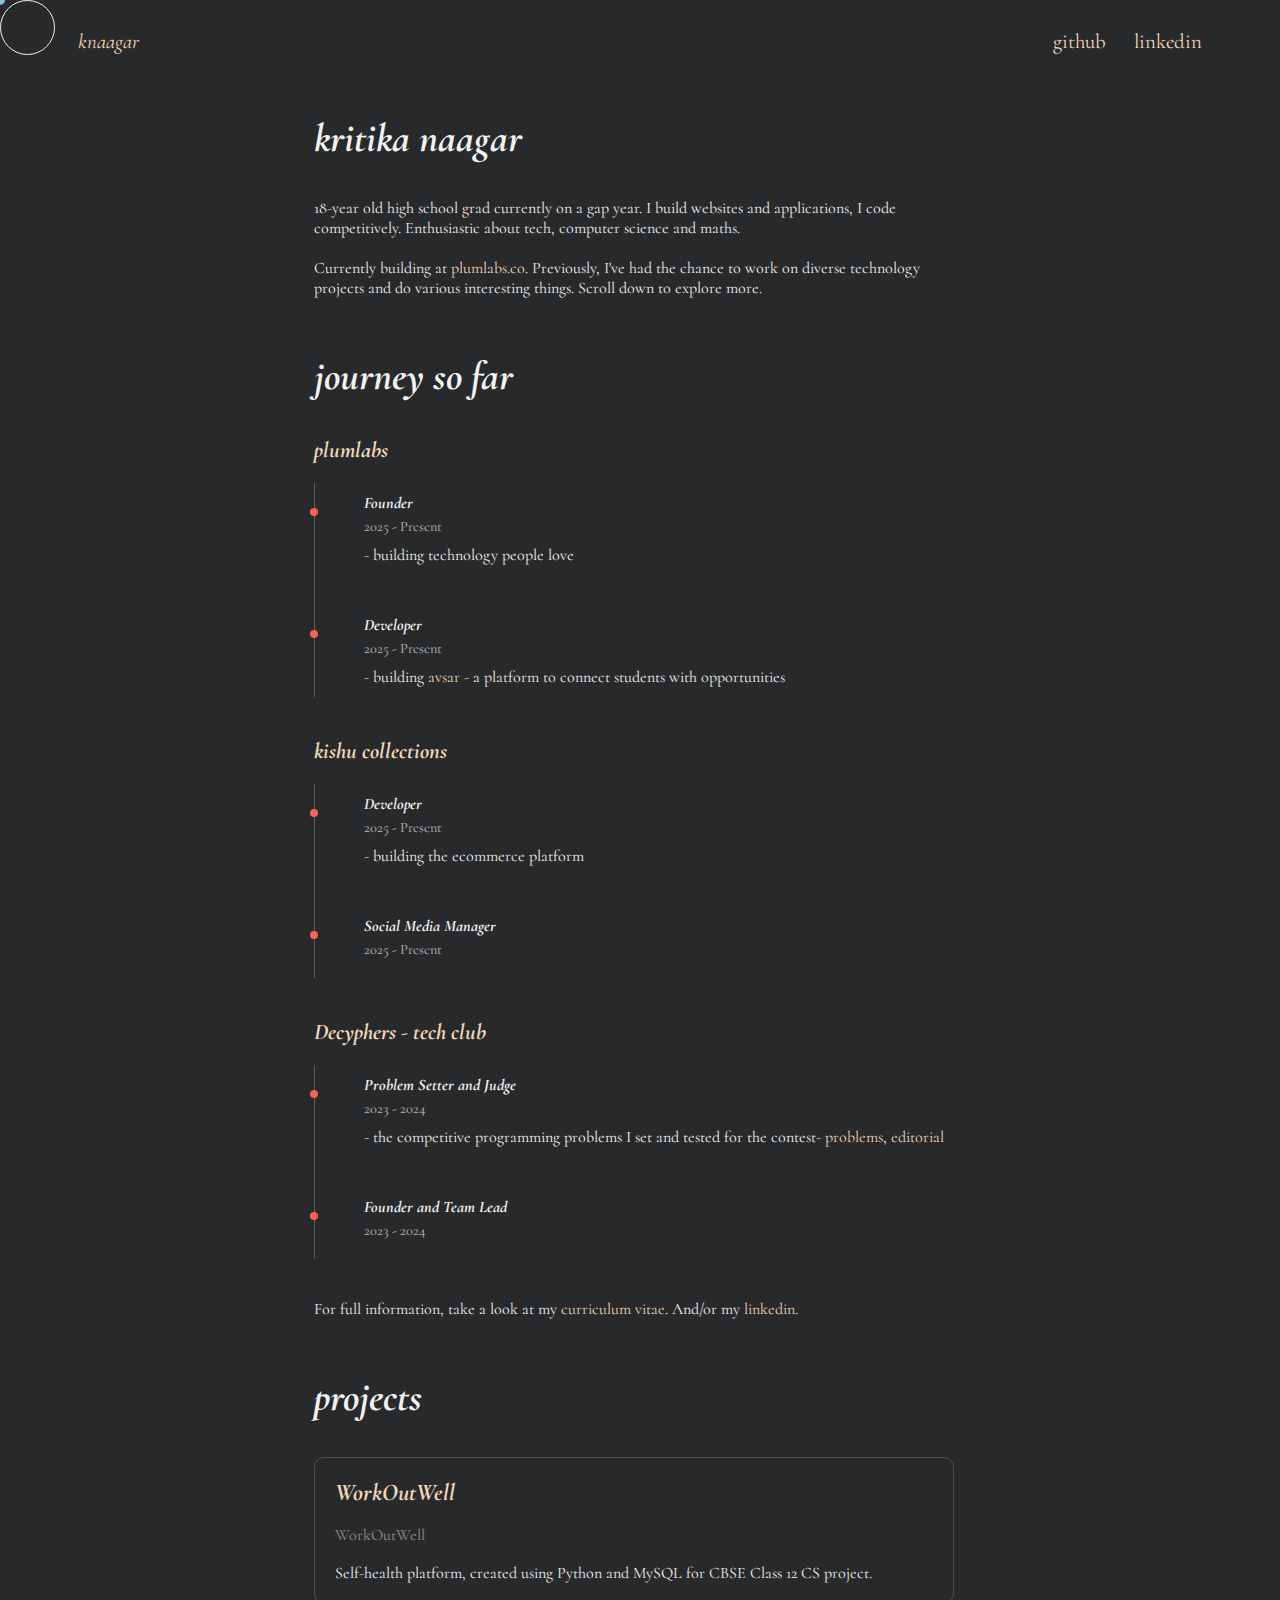
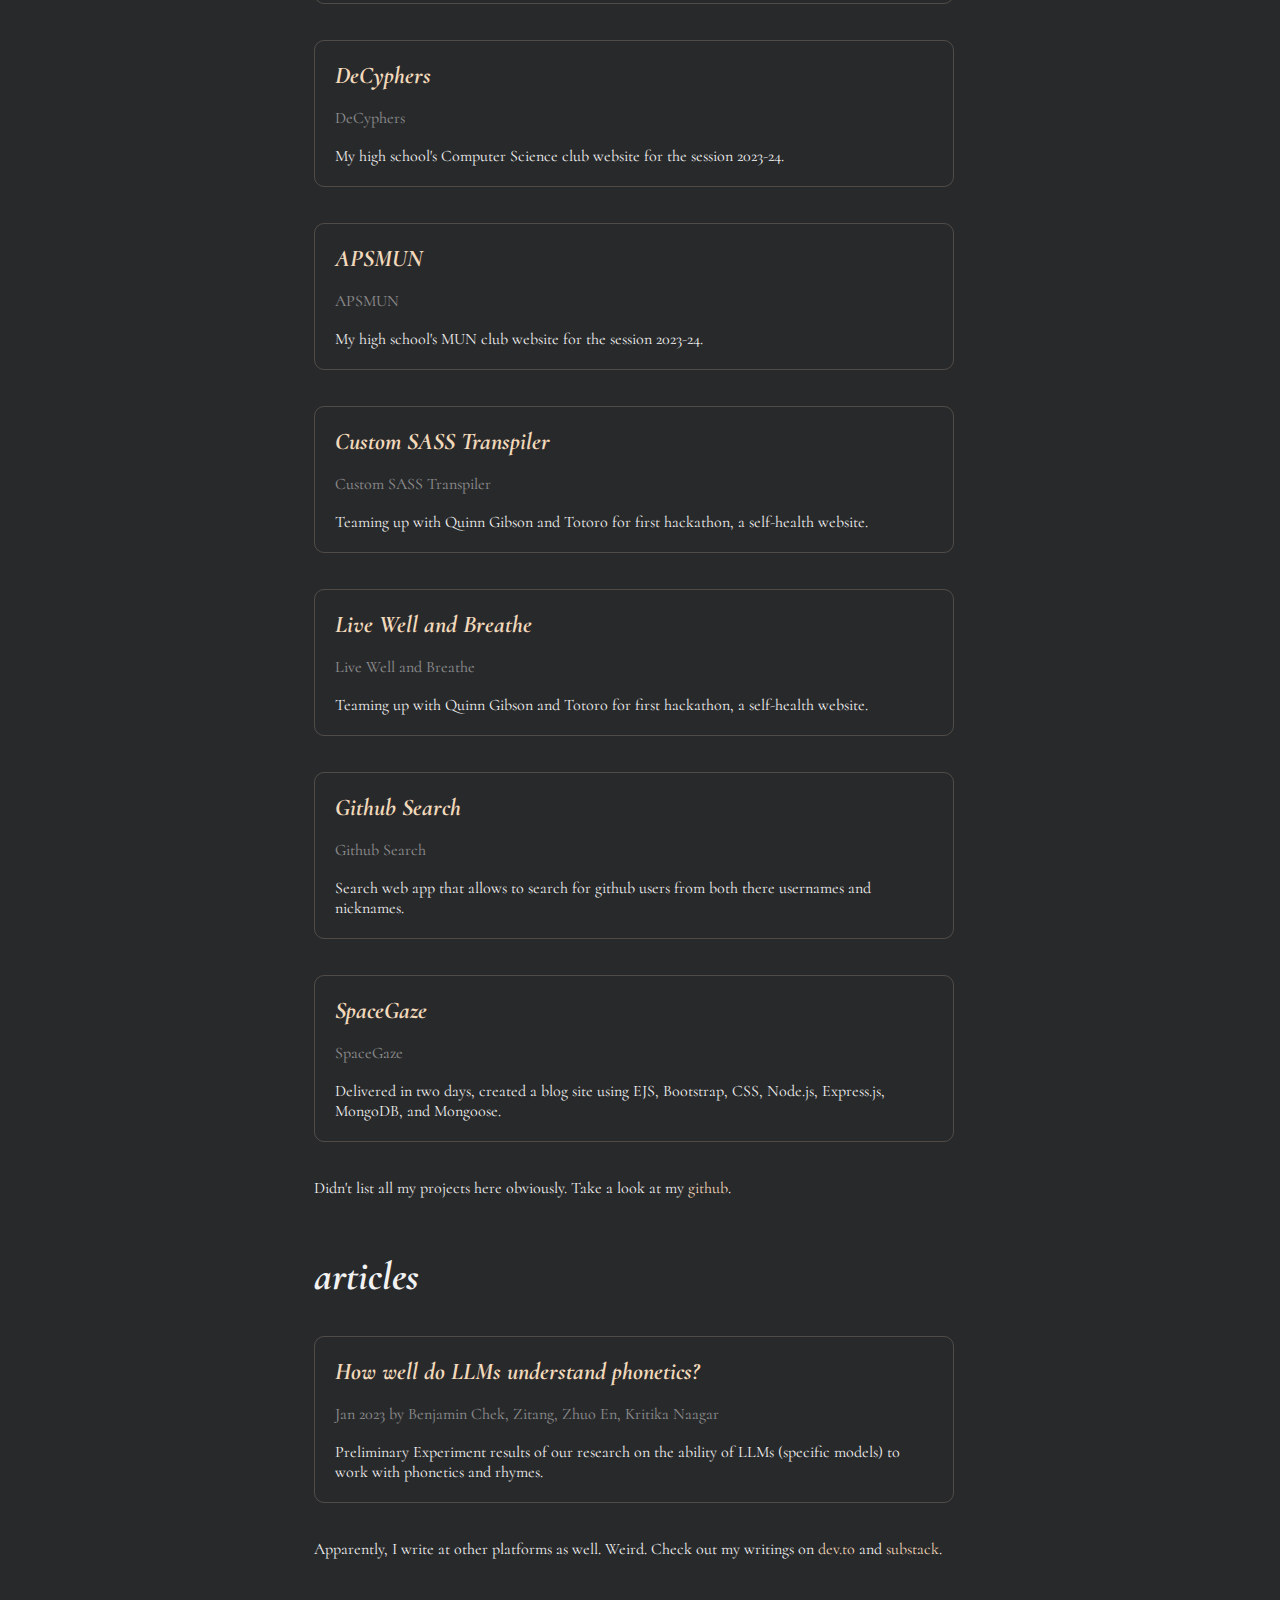
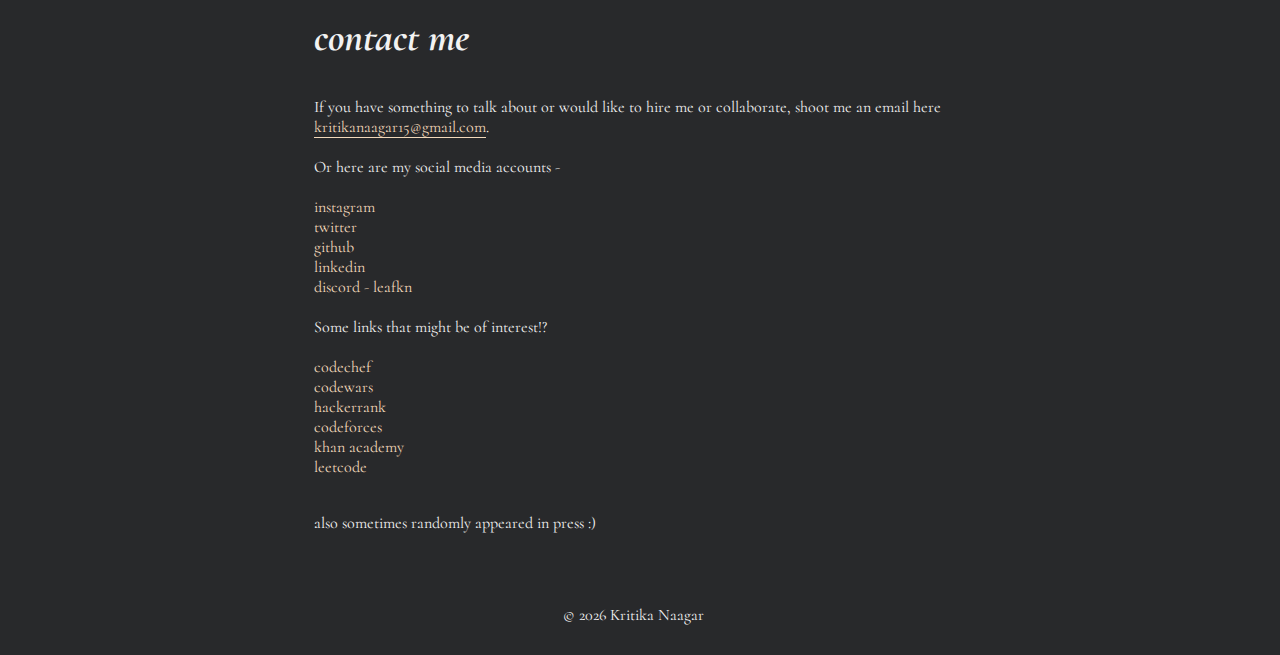
<file: index.html>
<!DOCTYPE html>
<html lang="en">

<head>
    <meta charset="UTF-8">
    <meta name="viewport" content="width=device-width, initial-scale=1.0">
    <link rel="icon" type="image/x-icon" href="kn.png">
    <link rel="stylesheet" href="styles/style.css">
    <link rel="preconnect" href="https://fonts.googleapis.com">
    <link rel="preconnect" href="https://fonts.gstatic.com" crossorigin>
    <link href="https://fonts.googleapis.com/css2?family=Cormorant:ital,wght@0,300..700;1,300..700&display=swap" rel="stylesheet">
    <title>Kritika Naagar</title>
</head>

<body>
    <div class="cursor-container">
        <div class="cursor"></div>
        <div class="cursor2"></div>
    </div>

    <div class="responsive-navbar" id="navbar">
        <a href="/" id="logo">knaagar</a>
        <div class="links">
            <a href="https://github.com/knaagar">github</a>
            <a href="https://www.linkedin.com/in/kritika-naagar">linkedin</a>
        </div>
    </div>

    <br><br><br>

    <div class="main">
        <div class="content">
            <h1>kritika naagar</h1>
            <br><br>
            <p>
                18-year old high school grad currently on a gap year. I build websites and applications, I code
                competitively. Enthusiastic about tech, computer science and maths.
                <br><br>
                Currently building at <a href="https://www.plumlabs.co">plumlabs.co</a>. Previously, I've had the chance
                to work on diverse technology projects and do various interesting things. Scroll down to explore more.
            </p>
            <br><br><br>

            <h1>journey so far</h1>
            <br><br>
            <div class="experience-container"></div>
            <p>For full information, take a look at my <a href="#">curriculum vitae</a>. And/or my <a href="https://www.linkedin.com/in/kritika-naagar">linkedin</a>.</p>
            <br><br><br>

            <h1>projects</h1>
            <br><br>
            <div class="project-container"></div>
            <p>Didn't list all my projects here obviously. Take a look at my <a href="https://github.com/knaagar">github</a>.</a></p>
            <br><br><br>

            <h1>articles</h1>
            <br><br>
            <div class="blog-container"></div>
            <p>Apparently, I write at other platforms as well. Weird. Check out my writings on <a href="https://dev.to/knaagar">dev.to</a> and <a href="https://kritikanaagar.substack.com/">substack</a>.</p>
            <br><br><br>

            <h1>contact me</h1>
            <br><br>

            <p>If you have something to talk about or would like to hire me or collaborate, shoot me an email here <a class="line" href="mailto:kritikanaagar15@gmail.com">kritikanaagar15@gmail.com</a>. <br><br>Or here are my social media accounts -<br><br>
                <a href="https://www.instagram.com/knaagar56_/">instagram</a><br>
                <a href="https://twitter.com/kritikanaagar">twitter</a><br>
                <a href="https://github.com/knaagar">github</a><br>
                <a href="https://www.linkedin.com/in/kritika-naagar">linkedin</a><br>
                <a href="https://discord.com/">discord - leafkn</a><br><br>
                Some links that might be of interest!?<br><br>
                <a href="https://www.codechef.com/users/knaagar">codechef</a><br>
                <a href="https://www.codewars.com/users/knaagar">codewars</a><br>
                <a href="https://www.hackerrank.com/kritikanaagar15">hackerrank</a><br>
                <a href="https://codeforces.com/profile/knaagar">codeforces</a><br>
                <a href="https://www.khanacademy.org/profile/kaid_481697903688181525808339">khan academy</a><br>
                <a href="https://leetcode.com/u/knaagar/">leetcode</a>
            </p>
            <br><br>
            
            <p>also sometimes randomly appeared in press :)</p>
            <br><br><br><br>

            <p style="text-align: center;">© <span id="year"></span> Kritika Naagar</p>

        </div>
    </div>

    <script src="scripts/script.js"></script>
    <script src="scripts/cursor.js"></script>
</body>

</html>
</file>
<file: styles/style.css>
:root {
    color-scheme: dark;
    --bg-color-dark: #28292B;
    --white-color: #f2f2f2;
    --light-blue-color: #89C2D9;
    --sunset-orange-color: #F26457;
    --dutch-white-color: #F2D9BB;
    --font: "Cormorant", sans-serif;
    --table-font: "Newsreader", serif;
}

* {
    margin: 0;
    padding: 0;
    box-sizing: border-box;
    cursor: none;
}

/* Custom Cursor */

.cursor {
    width: 55px;
    position: fixed;
    pointer-events: none;
    left: 0;
    top: 0;
    height: 55px;
    border-radius: 100%;
    border: 1px solid var(--white-color);
    transition: all 200ms ease-out;
    z-index: 100;
}

.cursor2 {
    width: 10px;
    height: 10px;
    position: fixed;
    border-radius: 100%;
    background-color: var(--light-blue-color);
    transform: translate(-50%, -50%);
    pointer-events: none;
    z-index: 100;
}

.hover {
    background-color: var(--light-blue-color);
    opacity: 0.5;
}

/* Page Styles */

::selection,
::-webkit-selection {
    background-color: var(--sunset-orange-color);
    color: var(--white-color);
}


html,
body {
    background-color: var(--bg-color-dark);
}

.responsive-navbar {
    position: fixed;
    width: 100%;
    z-index: 99;
    display: flex;
    justify-content: space-between;
    padding: 15px clamp(20px, 5vw, 100px);
    margin-bottom: 20px;
    background-color: var(--bg-color-dark);
}

.responsive-navbar a {
    text-align: center;
    padding: 14px;
    text-decoration: none;
    font-size: 1.3em;
    font-family: var(--font);
}

.links {
    display: flex;
    align-items: center;
}

#logo {
    font-style: italic;
}

h1,
h2,
h3 {
    font-family: var(--font);
    font-style: italic;
    color: var(--white-color);
}

h1 {
    font-size: 2.5rem;
}

p {
    font-family: var(--font);
    color: var(--white-color);
}

.main {
    display: flex;
    align-items: center;
    justify-content: center;
    width: 99%;
    padding: 30px 0px 0px 0px;
}

.content {
    max-width: 700px;
    padding: 30px;
}

.colored {
    color: var(--dutch-white-color);
}

a {
    text-decoration: none;
    color: var(--dutch-white-color);
    transition: color .35s, border .35s;
}

a:hover {
    color: var(--sunset-orange-color);
}

a.line {
    border-bottom: 1px solid var(--dutch-white-color);
    
}

a.line:hover {
    border-bottom: 1px solid var(--sunset-orange-color);
}

.cards {
    padding: 20px;
    border: 1px solid rgb(242, 217, 187, 0.2);
    border-radius: 10px;
    transition: background-color .35s;
}

.cards:hover {
    background-color: rgb(242, 100, 87, 0.1);
}

.cards h2 {
    color: var(--dutch-white-color);
}

.date {
    opacity: 0.5;
}

.exp-section {
    margin-bottom: 40px;
}
.exp-name {
    font-family: var(--font);
    font-size: 1.4em;
    margin-bottom: 20px;
}

.timeline {
    position: relative;
    padding-left: 50px;
}

.timeline::before {
    content: '';
    position: absolute;
    left: 0;
    top: 0;
    height: 100%;
    width: 1px;
    background-color: var(--dutch-white-color);
    opacity: 0.3;
}

.timeline-item {
    position: relative;
    padding: 10px 0;
    margin-bottom: 30px;
    transition: transform 0.3s ease;
}

.timeline-item:hover {
    transform: translateX(10px);
}

.timeline-item::before {
    content: '';
    position: absolute;
    left: -54px;
    top: 25px;
    width: 8px;
    height: 8px;
    border-radius: 50%;
    background-color: var(--sunset-orange-color);
}

.position-title {
    font-family: var(--font);
    font-size: 1em;
    margin-bottom: 5px;
}

.period {
    font-size: 0.9em;
    opacity: 0.7;
    margin-bottom: 10px;
}


@media only screen and (max-width: 768px) {
    .timeline {
        padding-left: 30px;
    }
    
    .timeline-item::before {
        left: -34px;
    }
}
</file>
